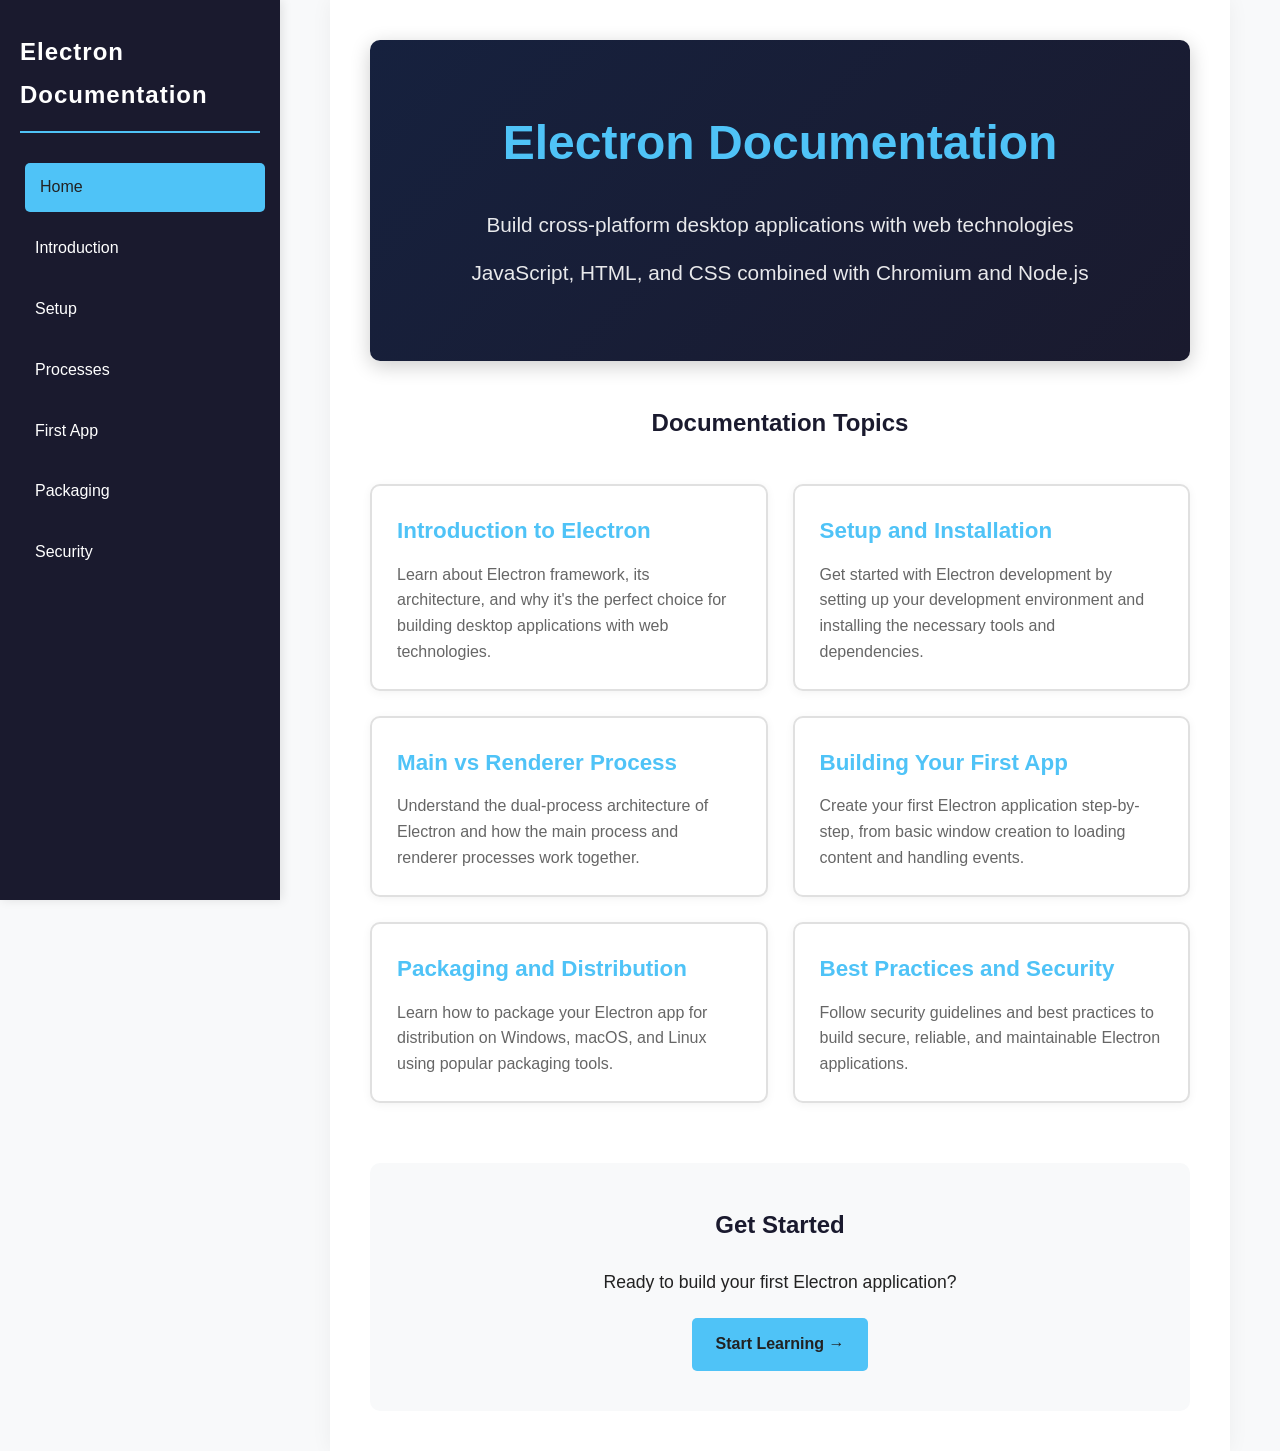
<file: index.html>
<!DOCTYPE html>
<html lang="en">
<head>
  <meta charset="UTF-8">
  <meta name="viewport" content="width=device-width, initial-scale=1.0">
  <meta name="description" content="Comprehensive Electron framework documentation covering setup, development, and best practices for building cross-platform desktop applications.">
  <meta name="keywords" content="Electron, JavaScript, Desktop Apps, Cross-platform, Node.js, Chromium">
  <meta name="author" content="Electron Documentation">
  <title>Electron Documentation - Build Cross-Platform Desktop Apps</title>
  <link rel="stylesheet" href="assets/css/styles.css">
</head>
<body>
  <nav class="navbar">
    <div class="navbar-header">Electron Documentation</div>
    <div class="nav-links">
      <a class="nav-link active" href="index.html">Home</a>
      <a class="nav-link" href="docs/introduction.html">Introduction</a>
      <a class="nav-link" href="docs/setup.html">Setup</a>
      <a class="nav-link" href="docs/processes.html">Processes</a>
      <a class="nav-link" href="docs/first-app.html">First App</a>
      <a class="nav-link" href="docs/packaging.html">Packaging</a>
      <a class="nav-link" href="docs/security.html">Security</a>
    </div>
  </nav>

  <div class="main-container">
    <div class="content">
      <a href="#main-content" class="skip-link">Skip to main content</a>
      
      <div id="main-content" class="hero">
        <h1>Electron Documentation</h1>
        <p>Build cross-platform desktop applications with web technologies</p>
        <p>JavaScript, HTML, and CSS combined with Chromium and Node.js</p>
      </div>

      <section>
        <h2 style="text-align: center; margin-bottom: 30px; color: #1a1a2e;">Documentation Topics</h2>
        <div class="doc-grid">
          <a href="docs/introduction.html" class="doc-card">
            <h3>Introduction to Electron</h3>
            <p>Learn about Electron framework, its architecture, and why it's the perfect choice for building desktop applications with web technologies.</p>
          </a>

          <a href="docs/setup.html" class="doc-card">
            <h3>Setup and Installation</h3>
            <p>Get started with Electron development by setting up your development environment and installing the necessary tools and dependencies.</p>
          </a>

          <a href="docs/processes.html" class="doc-card">
            <h3>Main vs Renderer Process</h3>
            <p>Understand the dual-process architecture of Electron and how the main process and renderer processes work together.</p>
          </a>

          <a href="docs/first-app.html" class="doc-card">
            <h3>Building Your First App</h3>
            <p>Create your first Electron application step-by-step, from basic window creation to loading content and handling events.</p>
          </a>

          <a href="docs/packaging.html" class="doc-card">
            <h3>Packaging and Distribution</h3>
            <p>Learn how to package your Electron app for distribution on Windows, macOS, and Linux using popular packaging tools.</p>
          </a>

          <a href="docs/security.html" class="doc-card">
            <h3>Best Practices and Security</h3>
            <p>Follow security guidelines and best practices to build secure, reliable, and maintainable Electron applications.</p>
          </a>
        </div>
      </section>

      <section style="margin-top: 60px; text-align: center; padding: 40px 20px; background: #f8f9fa; border-radius: 10px;">
        <h2 style="color: #1a1a2e; margin-bottom: 20px;">Get Started</h2>
        <p style="font-size: 1.1em; margin-bottom: 20px;">Ready to build your first Electron application?</p>
        <a href="docs/introduction.html" class="nav-button" style="display: inline-block;">Start Learning →</a>
      </section>
    </div>
  </div>
</body>
</html>
</file>
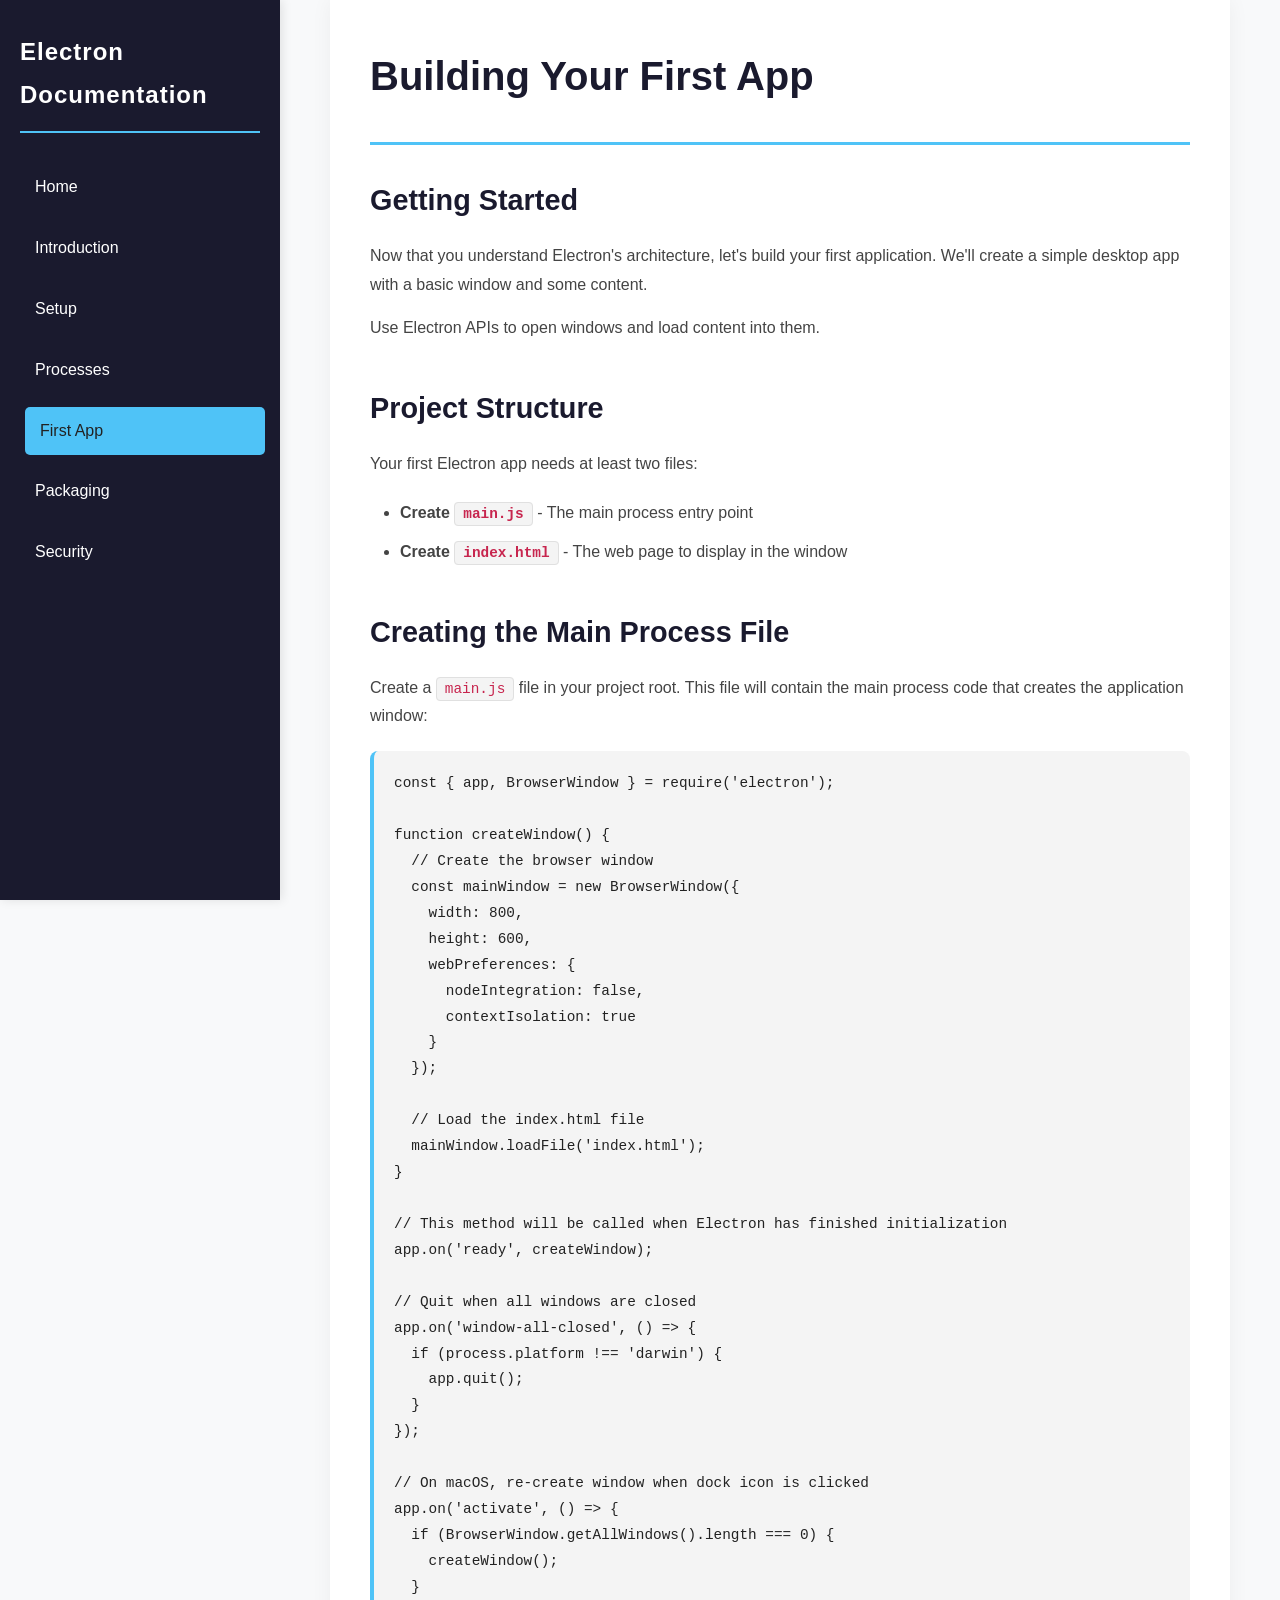
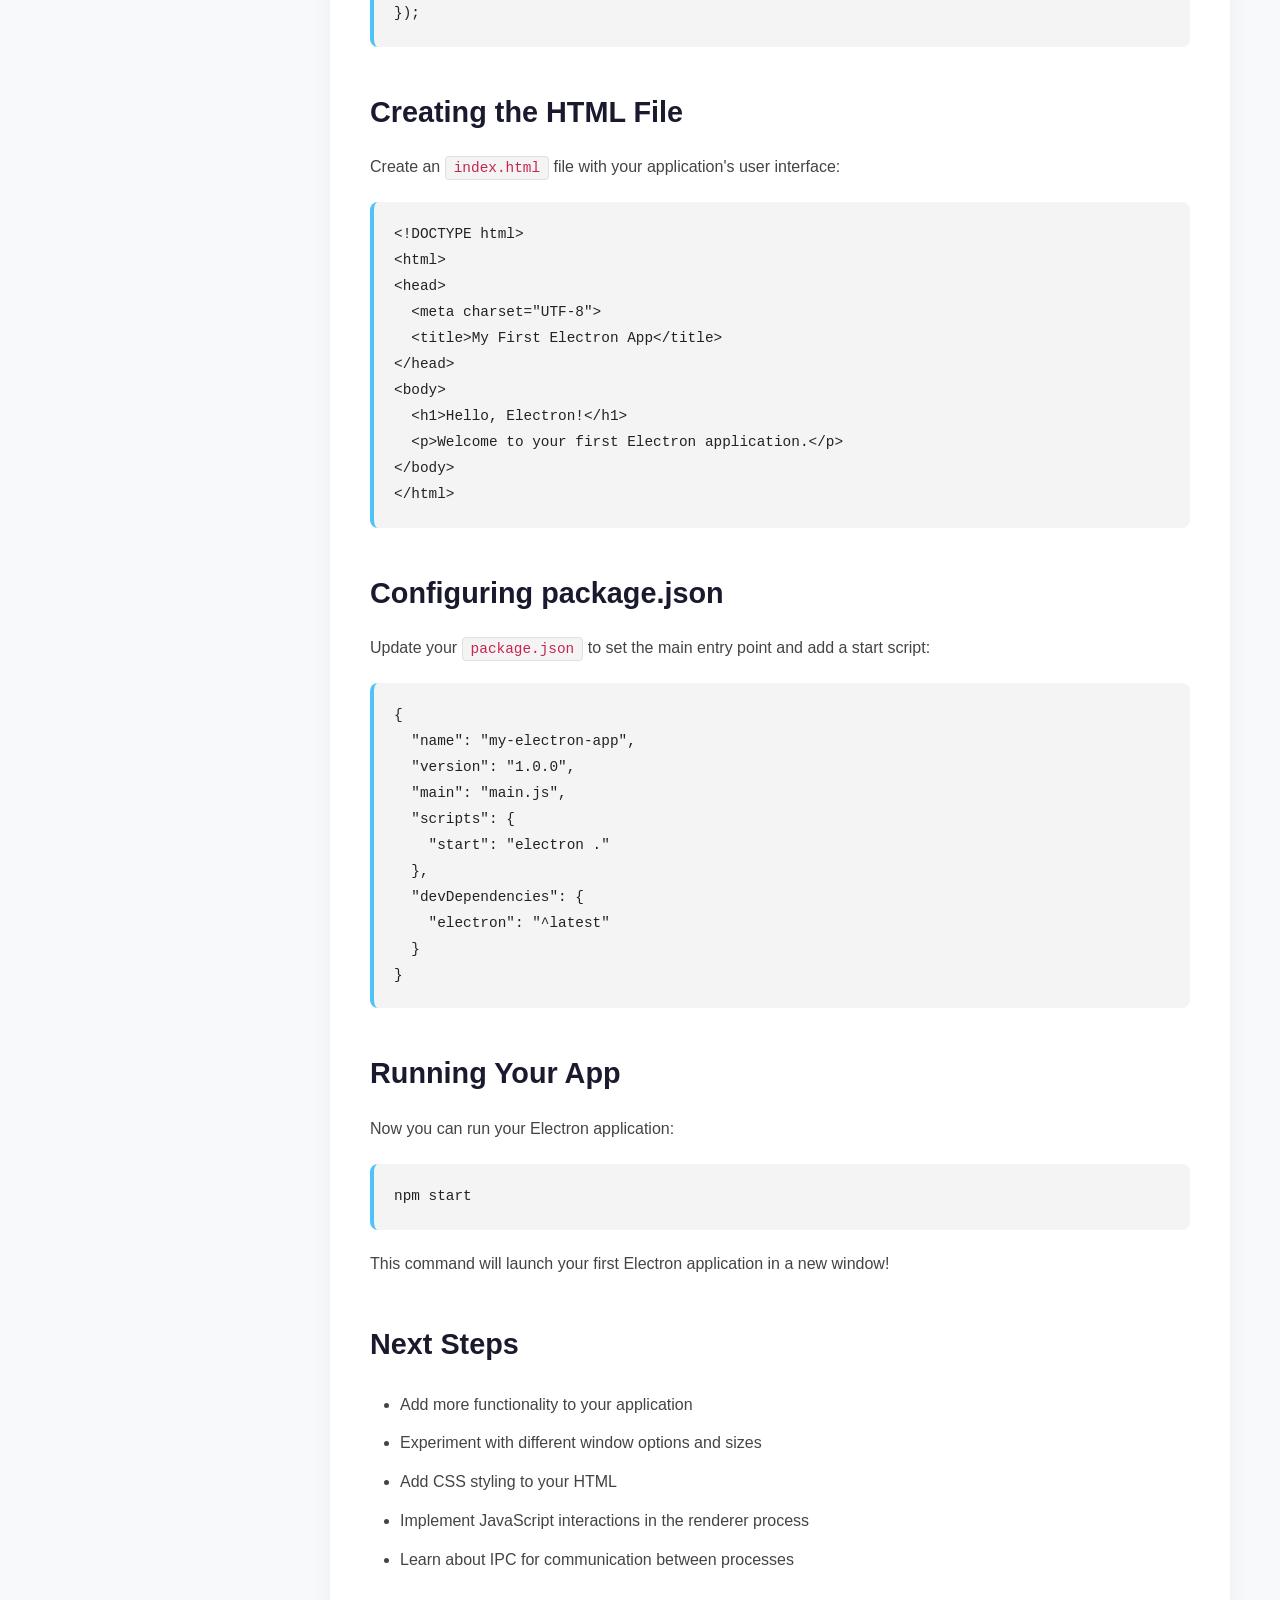
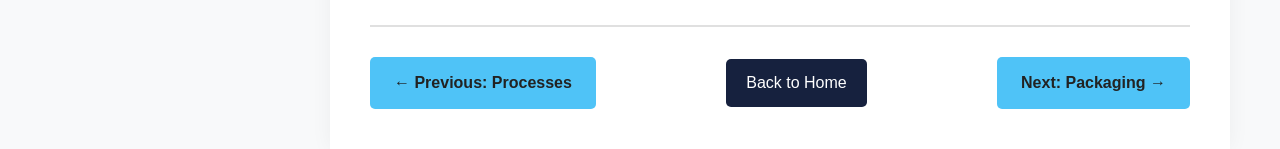
<file: docs/first-app.html>
<!DOCTYPE html>
<html lang="en">
<head>
  <meta charset="UTF-8">
  <meta name="viewport" content="width=device-width, initial-scale=1.0">
  <meta name="description" content="Building Your First Electron App - Step-by-step guide to creating your first desktop application.">
  <title>Building Your First App - Electron Documentation</title>
  <link rel="stylesheet" href="../assets/css/styles.css">
</head>
<body>
  <nav class="navbar">
    <div class="navbar-header">Electron Documentation</div>
    <div class="nav-links">
      <a class="nav-link" href="../index.html">Home</a>
      <a class="nav-link" href="introduction.html">Introduction</a>
      <a class="nav-link" href="setup.html">Setup</a>
      <a class="nav-link" href="processes.html">Processes</a>
      <a class="nav-link active" href="first-app.html">First App</a>
      <a class="nav-link" href="packaging.html">Packaging</a>
      <a class="nav-link" href="security.html">Security</a>
    </div>
  </nav>

  <div class="main-container">
    <div class="content">
      <a href="#main-content" class="skip-link">Skip to main content</a>
      
      <div id="main-content" class="doc-header">
        <h1>Building Your First App</h1>
      </div>

      <div class="doc-section">
        <h2>Getting Started</h2>
        <p>Now that you understand Electron's architecture, let's build your first application. We'll create a simple desktop app with a basic window and some content.</p>
        <p>Use Electron APIs to open windows and load content into them.</p>
      </div>

      <div class="doc-section">
        <h2>Project Structure</h2>
        <p>Your first Electron app needs at least two files:</p>
        <ul>
          <li><strong>Create <code>main.js</code></strong> - The main process entry point</li>
          <li><strong>Create <code>index.html</code></strong> - The web page to display in the window</li>
        </ul>
      </div>

      <div class="doc-section">
        <h2>Creating the Main Process File</h2>
        <p>Create a <code>main.js</code> file in your project root. This file will contain the main process code that creates the application window:</p>
        <pre><code>const { app, BrowserWindow } = require('electron');

function createWindow() {
  // Create the browser window
  const mainWindow = new BrowserWindow({
    width: 800,
    height: 600,
    webPreferences: {
      nodeIntegration: false,
      contextIsolation: true
    }
  });

  // Load the index.html file
  mainWindow.loadFile('index.html');
}

// This method will be called when Electron has finished initialization
app.on('ready', createWindow);

// Quit when all windows are closed
app.on('window-all-closed', () => {
  if (process.platform !== 'darwin') {
    app.quit();
  }
});

// On macOS, re-create window when dock icon is clicked
app.on('activate', () => {
  if (BrowserWindow.getAllWindows().length === 0) {
    createWindow();
  }
});</code></pre>
      </div>

      <div class="doc-section">
        <h2>Creating the HTML File</h2>
        <p>Create an <code>index.html</code> file with your application's user interface:</p>
        <pre><code>&lt;!DOCTYPE html&gt;
&lt;html&gt;
&lt;head&gt;
  &lt;meta charset="UTF-8"&gt;
  &lt;title&gt;My First Electron App&lt;/title&gt;
&lt;/head&gt;
&lt;body&gt;
  &lt;h1&gt;Hello, Electron!&lt;/h1&gt;
  &lt;p&gt;Welcome to your first Electron application.&lt;/p&gt;
&lt;/body&gt;
&lt;/html&gt;</code></pre>
      </div>

      <div class="doc-section">
        <h2>Configuring package.json</h2>
        <p>Update your <code>package.json</code> to set the main entry point and add a start script:</p>
        <pre><code>{
  "name": "my-electron-app",
  "version": "1.0.0",
  "main": "main.js",
  "scripts": {
    "start": "electron ."
  },
  "devDependencies": {
    "electron": "^latest"
  }
}</code></pre>
      </div>

      <div class="doc-section">
        <h2>Running Your App</h2>
        <p>Now you can run your Electron application:</p>
        <pre><code>npm start</code></pre>
        <p>This command will launch your first Electron application in a new window!</p>
      </div>

      <div class="doc-section">
        <h2>Next Steps</h2>
        <ul>
          <li>Add more functionality to your application</li>
          <li>Experiment with different window options and sizes</li>
          <li>Add CSS styling to your HTML</li>
          <li>Implement JavaScript interactions in the renderer process</li>
          <li>Learn about IPC for communication between processes</li>
        </ul>
      </div>

      <div class="page-navigation">
        <a href="processes.html" class="nav-button">← Previous: Processes</a>
        <a href="../index.html" class="back-home">Back to Home</a>
        <a href="packaging.html" class="nav-button">Next: Packaging →</a>
      </div>
    </div>
  </div>
</body>
</html>
</file>
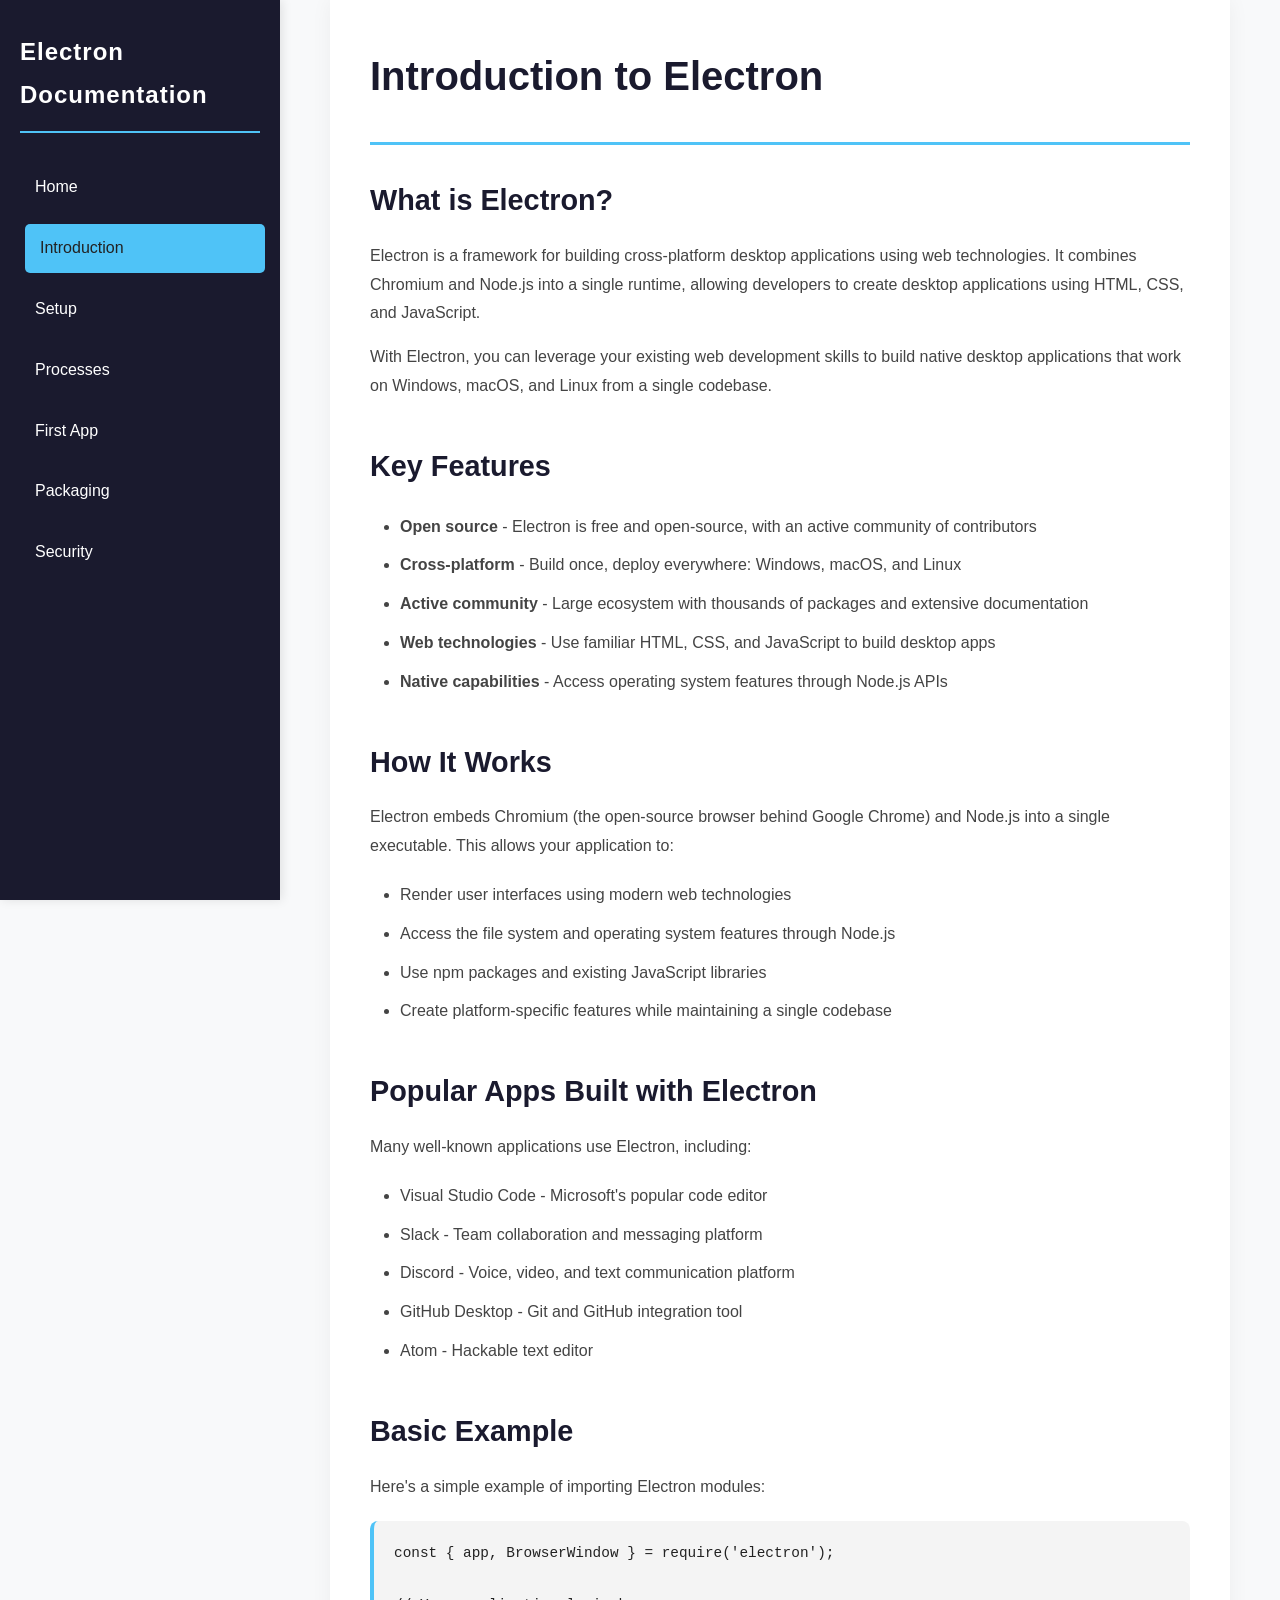
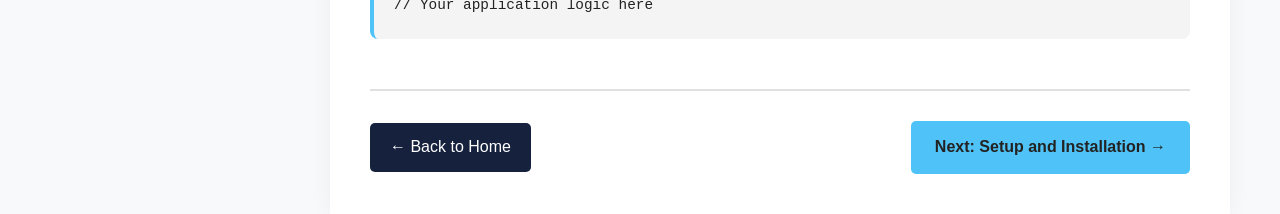
<file: docs/introduction.html>
<!DOCTYPE html>
<html lang="en">
<head>
  <meta charset="UTF-8">
  <meta name="viewport" content="width=device-width, initial-scale=1.0">
  <meta name="description" content="Introduction to Electron framework - Learn how to build cross-platform desktop applications with web technologies.">
  <title>Introduction to Electron - Electron Documentation</title>
  <link rel="stylesheet" href="../assets/css/styles.css">
</head>
<body>
  <nav class="navbar">
    <div class="navbar-header">Electron Documentation</div>
    <div class="nav-links">
      <a class="nav-link" href="../index.html">Home</a>
      <a class="nav-link active" href="introduction.html">Introduction</a>
      <a class="nav-link" href="setup.html">Setup</a>
      <a class="nav-link" href="processes.html">Processes</a>
      <a class="nav-link" href="first-app.html">First App</a>
      <a class="nav-link" href="packaging.html">Packaging</a>
      <a class="nav-link" href="security.html">Security</a>
    </div>
  </nav>

  <div class="main-container">
    <div class="content">
      <a href="#main-content" class="skip-link">Skip to main content</a>
      
      <div id="main-content" class="doc-header">
        <h1>Introduction to Electron</h1>
      </div>

      <div class="doc-section">
        <h2>What is Electron?</h2>
        <p>Electron is a framework for building cross-platform desktop applications using web technologies. It combines Chromium and Node.js into a single runtime, allowing developers to create desktop applications using HTML, CSS, and JavaScript.</p>
        <p>With Electron, you can leverage your existing web development skills to build native desktop applications that work on Windows, macOS, and Linux from a single codebase.</p>
      </div>

      <div class="doc-section">
        <h2>Key Features</h2>
        <ul>
          <li><strong>Open source</strong> - Electron is free and open-source, with an active community of contributors</li>
          <li><strong>Cross-platform</strong> - Build once, deploy everywhere: Windows, macOS, and Linux</li>
          <li><strong>Active community</strong> - Large ecosystem with thousands of packages and extensive documentation</li>
          <li><strong>Web technologies</strong> - Use familiar HTML, CSS, and JavaScript to build desktop apps</li>
          <li><strong>Native capabilities</strong> - Access operating system features through Node.js APIs</li>
        </ul>
      </div>

      <div class="doc-section">
        <h2>How It Works</h2>
        <p>Electron embeds Chromium (the open-source browser behind Google Chrome) and Node.js into a single executable. This allows your application to:</p>
        <ul>
          <li>Render user interfaces using modern web technologies</li>
          <li>Access the file system and operating system features through Node.js</li>
          <li>Use npm packages and existing JavaScript libraries</li>
          <li>Create platform-specific features while maintaining a single codebase</li>
        </ul>
      </div>

      <div class="doc-section">
        <h2>Popular Apps Built with Electron</h2>
        <p>Many well-known applications use Electron, including:</p>
        <ul>
          <li>Visual Studio Code - Microsoft's popular code editor</li>
          <li>Slack - Team collaboration and messaging platform</li>
          <li>Discord - Voice, video, and text communication platform</li>
          <li>GitHub Desktop - Git and GitHub integration tool</li>
          <li>Atom - Hackable text editor</li>
        </ul>
      </div>

      <div class="doc-section">
        <h2>Basic Example</h2>
        <p>Here's a simple example of importing Electron modules:</p>
        <pre><code>const { app, BrowserWindow } = require('electron');

// Your application logic here</code></pre>
      </div>

      <div class="page-navigation">
        <a href="../index.html" class="back-home">← Back to Home</a>
        <div style="flex: 1;"></div>
        <a href="setup.html" class="nav-button">Next: Setup and Installation →</a>
      </div>
    </div>
  </div>
</body>
</html>
</file>
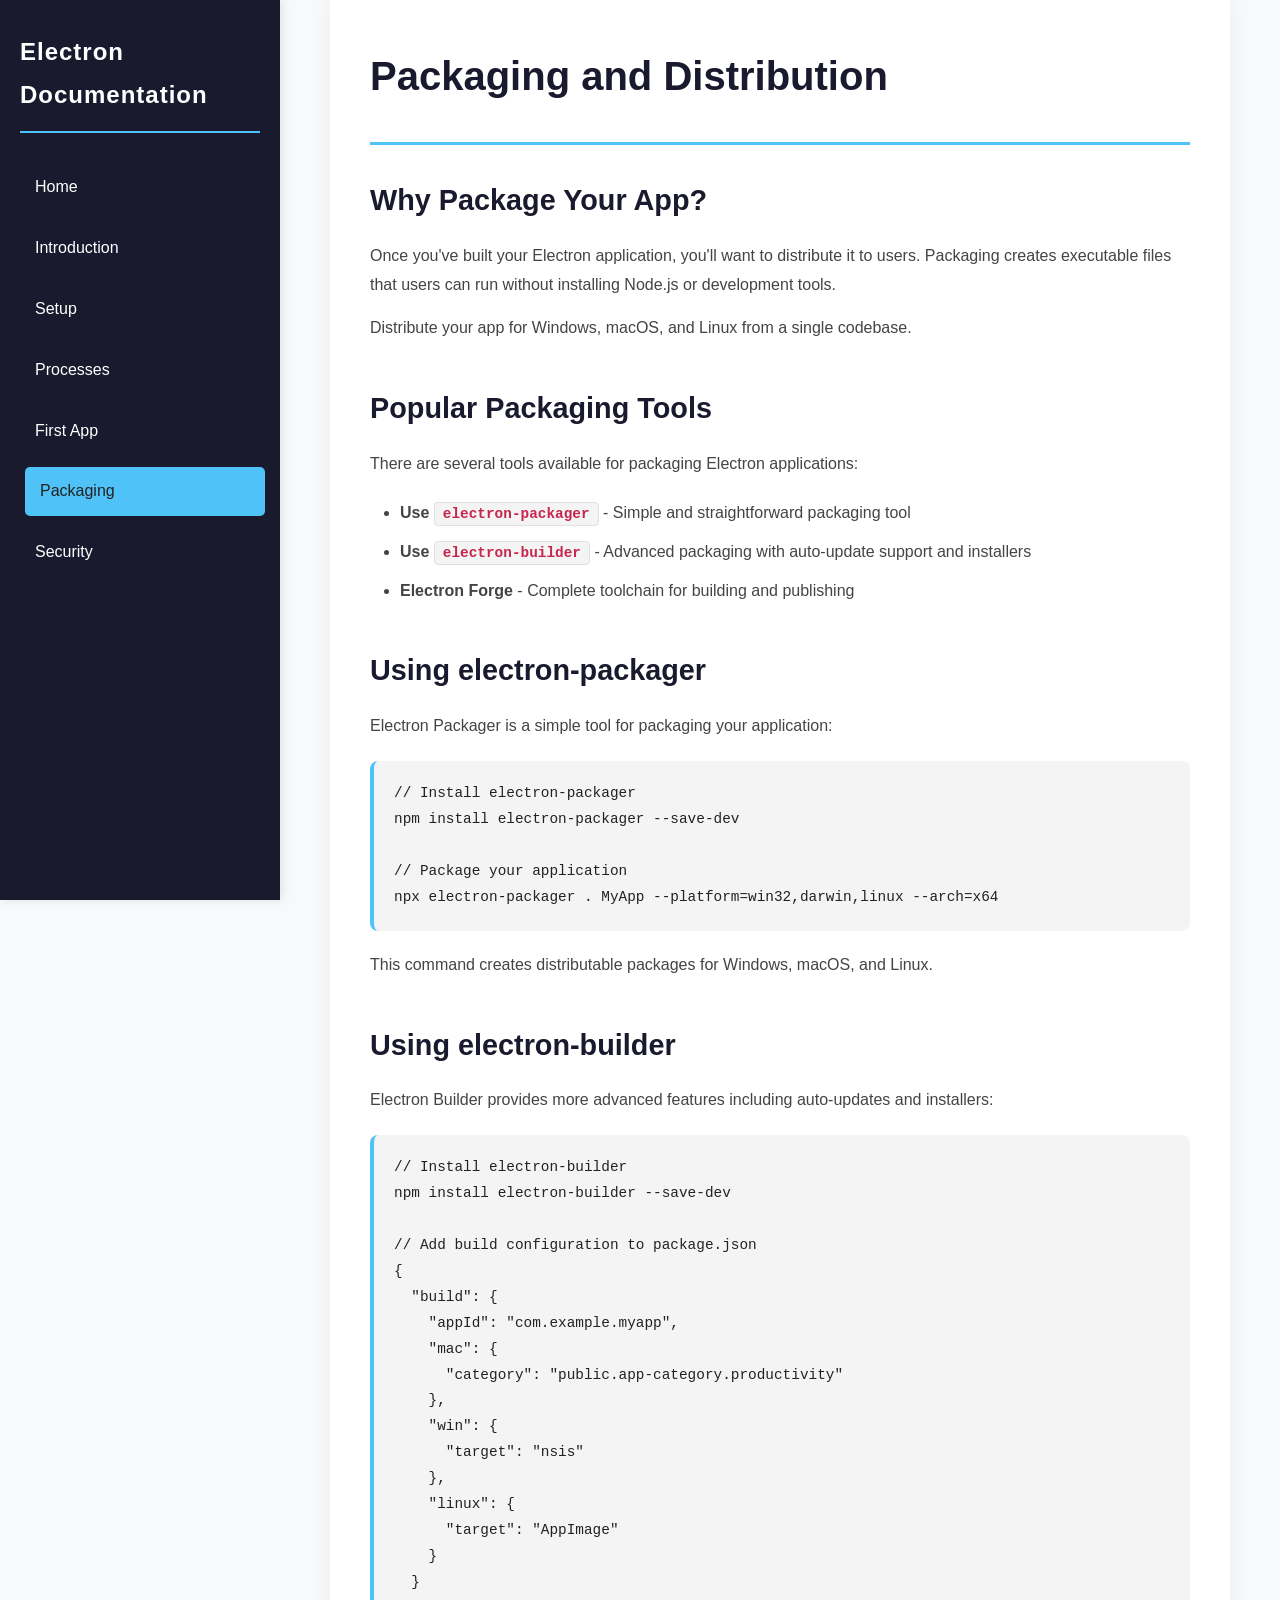
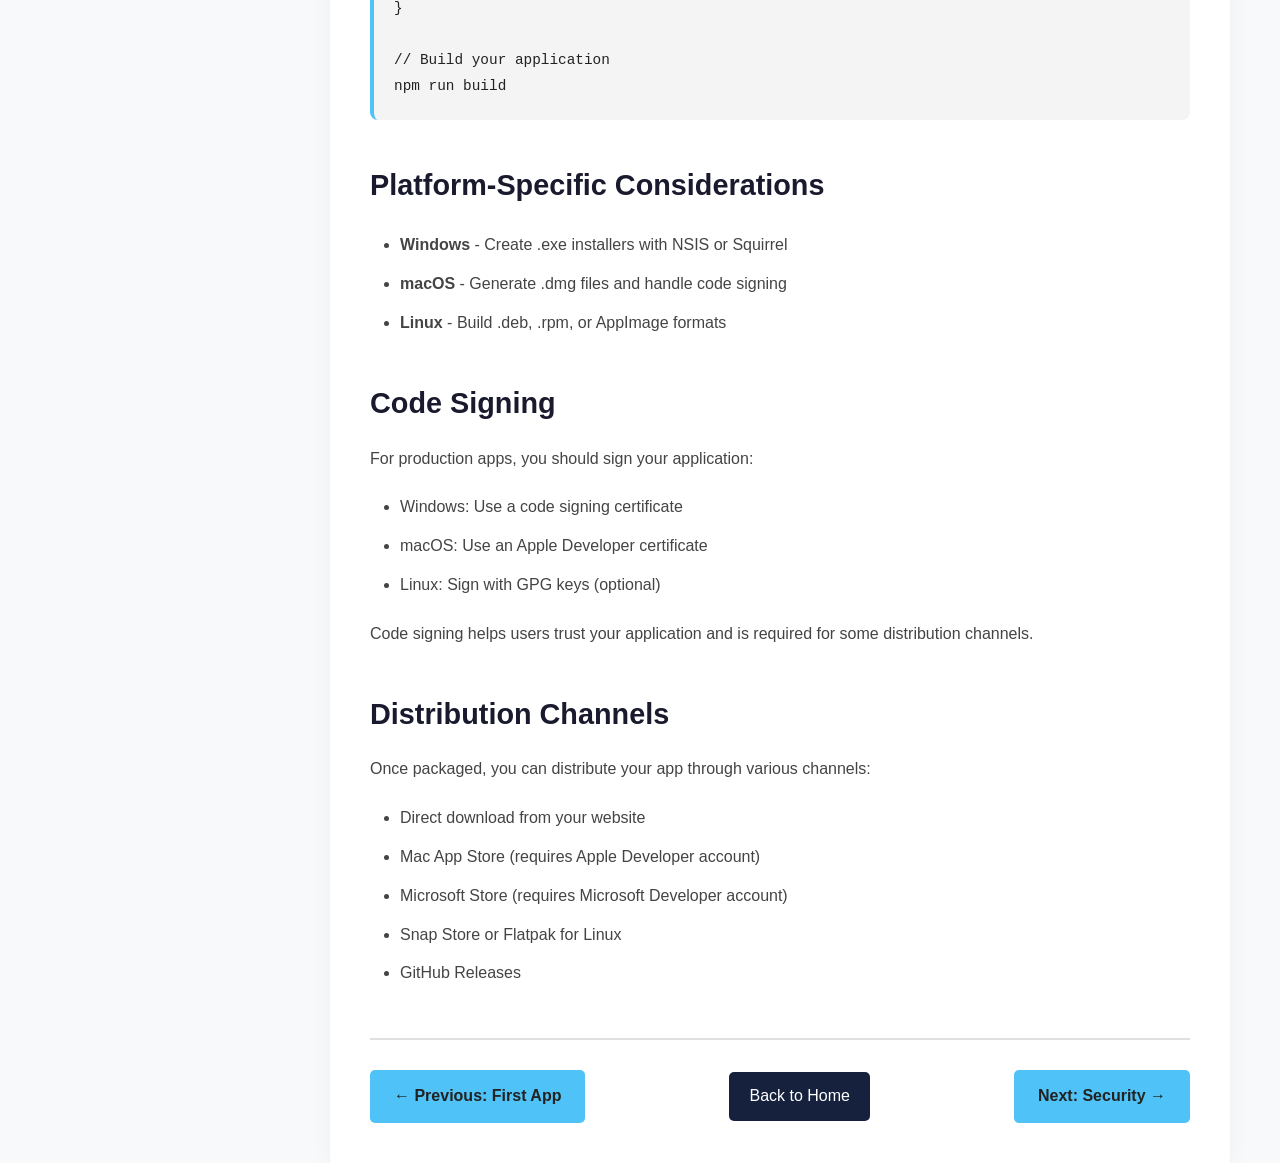
<file: docs/packaging.html>
<!DOCTYPE html>
<html lang="en">
<head>
  <meta charset="UTF-8">
  <meta name="viewport" content="width=device-width, initial-scale=1.0">
  <meta name="description" content="Packaging and Distribution - Learn how to package your Electron app for distribution on all platforms.">
  <title>Packaging and Distribution - Electron Documentation</title>
  <link rel="stylesheet" href="../assets/css/styles.css">
</head>
<body>
  <nav class="navbar">
    <div class="navbar-header">Electron Documentation</div>
    <div class="nav-links">
      <a class="nav-link" href="../index.html">Home</a>
      <a class="nav-link" href="introduction.html">Introduction</a>
      <a class="nav-link" href="setup.html">Setup</a>
      <a class="nav-link" href="processes.html">Processes</a>
      <a class="nav-link" href="first-app.html">First App</a>
      <a class="nav-link active" href="packaging.html">Packaging</a>
      <a class="nav-link" href="security.html">Security</a>
    </div>
  </nav>

  <div class="main-container">
    <div class="content">
      <a href="#main-content" class="skip-link">Skip to main content</a>
      
      <div id="main-content" class="doc-header">
        <h1>Packaging and Distribution</h1>
      </div>

      <div class="doc-section">
        <h2>Why Package Your App?</h2>
        <p>Once you've built your Electron application, you'll want to distribute it to users. Packaging creates executable files that users can run without installing Node.js or development tools.</p>
        <p>Distribute your app for Windows, macOS, and Linux from a single codebase.</p>
      </div>

      <div class="doc-section">
        <h2>Popular Packaging Tools</h2>
        <p>There are several tools available for packaging Electron applications:</p>
        <ul>
          <li><strong>Use <code>electron-packager</code></strong> - Simple and straightforward packaging tool</li>
          <li><strong>Use <code>electron-builder</code></strong> - Advanced packaging with auto-update support and installers</li>
          <li><strong>Electron Forge</strong> - Complete toolchain for building and publishing</li>
        </ul>
      </div>

      <div class="doc-section">
        <h2>Using electron-packager</h2>
        <p>Electron Packager is a simple tool for packaging your application:</p>
        <pre><code>// Install electron-packager
npm install electron-packager --save-dev

// Package your application
npx electron-packager . MyApp --platform=win32,darwin,linux --arch=x64</code></pre>
        <p>This command creates distributable packages for Windows, macOS, and Linux.</p>
      </div>

      <div class="doc-section">
        <h2>Using electron-builder</h2>
        <p>Electron Builder provides more advanced features including auto-updates and installers:</p>
        <pre><code>// Install electron-builder
npm install electron-builder --save-dev

// Add build configuration to package.json
{
  "build": {
    "appId": "com.example.myapp",
    "mac": {
      "category": "public.app-category.productivity"
    },
    "win": {
      "target": "nsis"
    },
    "linux": {
      "target": "AppImage"
    }
  }
}

// Build your application
npm run build</code></pre>
      </div>

      <div class="doc-section">
        <h2>Platform-Specific Considerations</h2>
        <ul>
          <li><strong>Windows</strong> - Create .exe installers with NSIS or Squirrel</li>
          <li><strong>macOS</strong> - Generate .dmg files and handle code signing</li>
          <li><strong>Linux</strong> - Build .deb, .rpm, or AppImage formats</li>
        </ul>
      </div>

      <div class="doc-section">
        <h2>Code Signing</h2>
        <p>For production apps, you should sign your application:</p>
        <ul>
          <li>Windows: Use a code signing certificate</li>
          <li>macOS: Use an Apple Developer certificate</li>
          <li>Linux: Sign with GPG keys (optional)</li>
        </ul>
        <p>Code signing helps users trust your application and is required for some distribution channels.</p>
      </div>

      <div class="doc-section">
        <h2>Distribution Channels</h2>
        <p>Once packaged, you can distribute your app through various channels:</p>
        <ul>
          <li>Direct download from your website</li>
          <li>Mac App Store (requires Apple Developer account)</li>
          <li>Microsoft Store (requires Microsoft Developer account)</li>
          <li>Snap Store or Flatpak for Linux</li>
          <li>GitHub Releases</li>
        </ul>
      </div>

      <div class="page-navigation">
        <a href="first-app.html" class="nav-button">← Previous: First App</a>
        <a href="../index.html" class="back-home">Back to Home</a>
        <a href="security.html" class="nav-button">Next: Security →</a>
      </div>
    </div>
  </div>
</body>
</html>
</file>
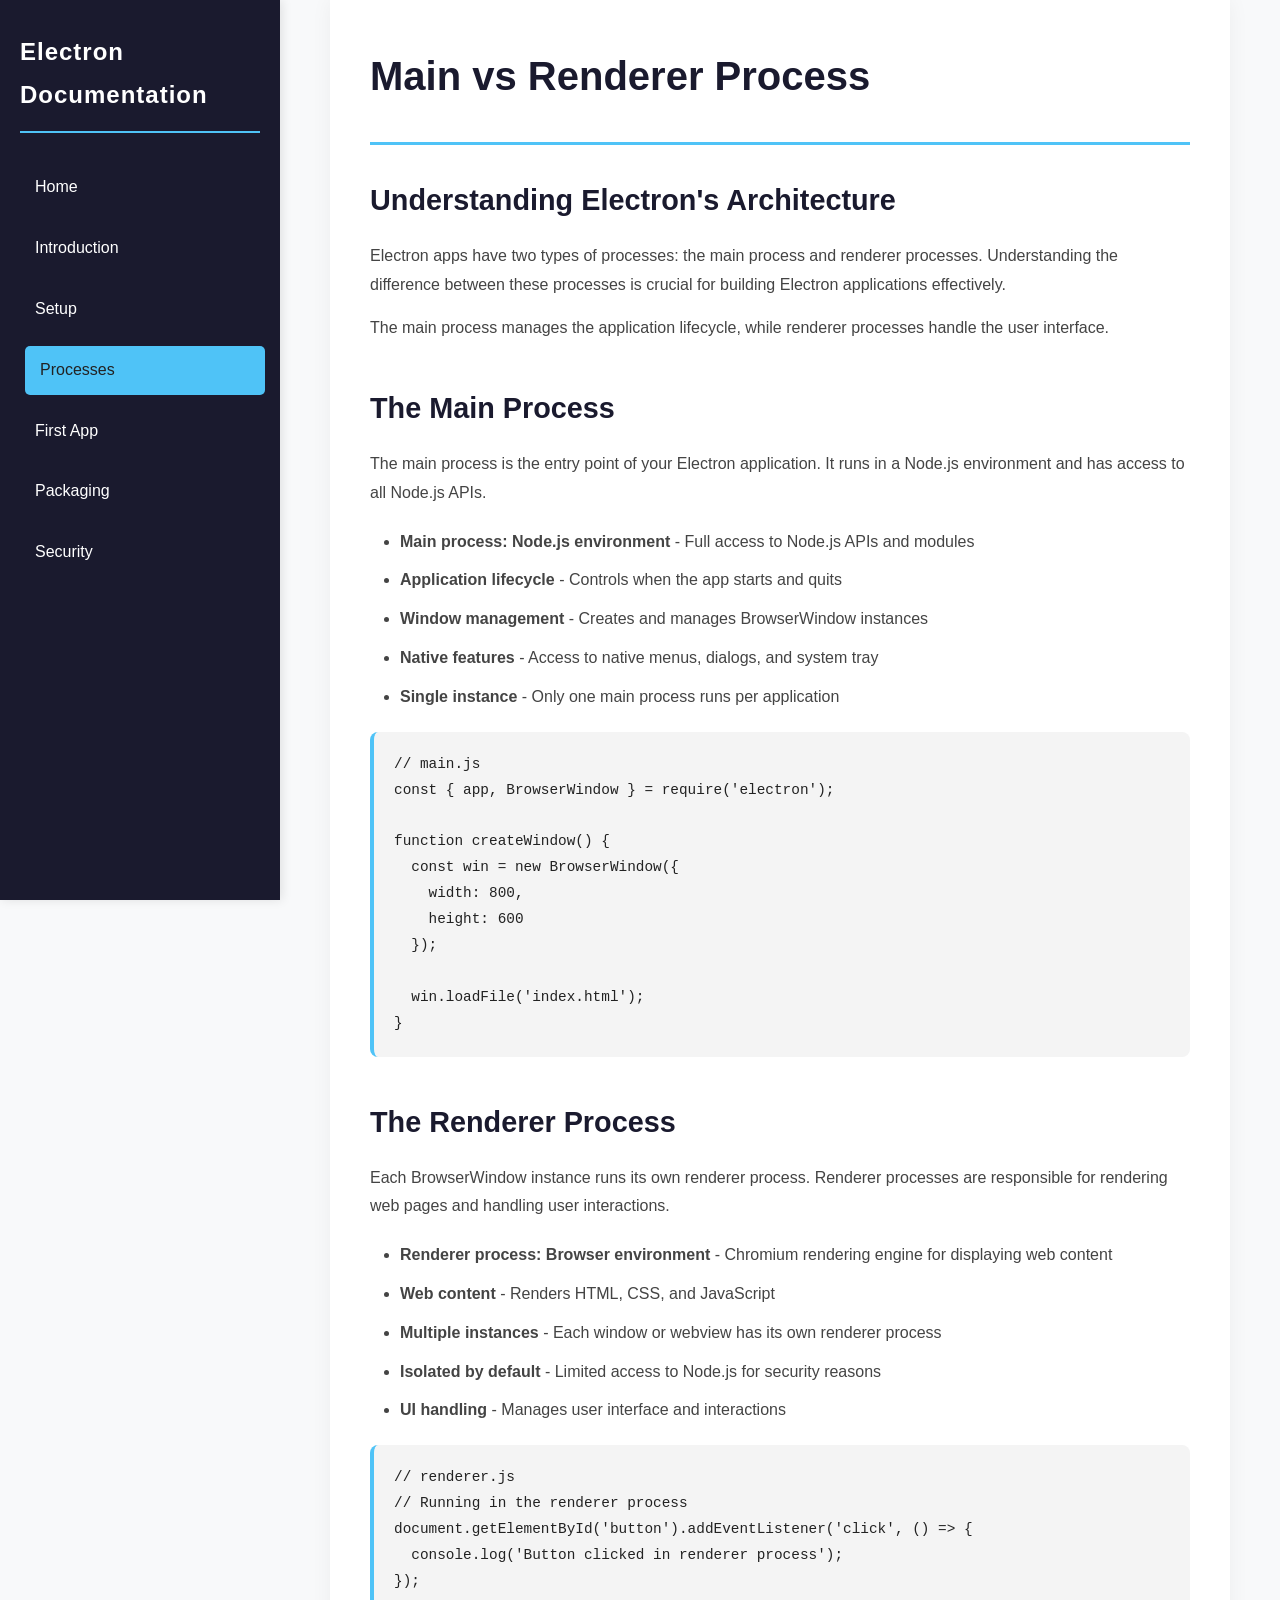
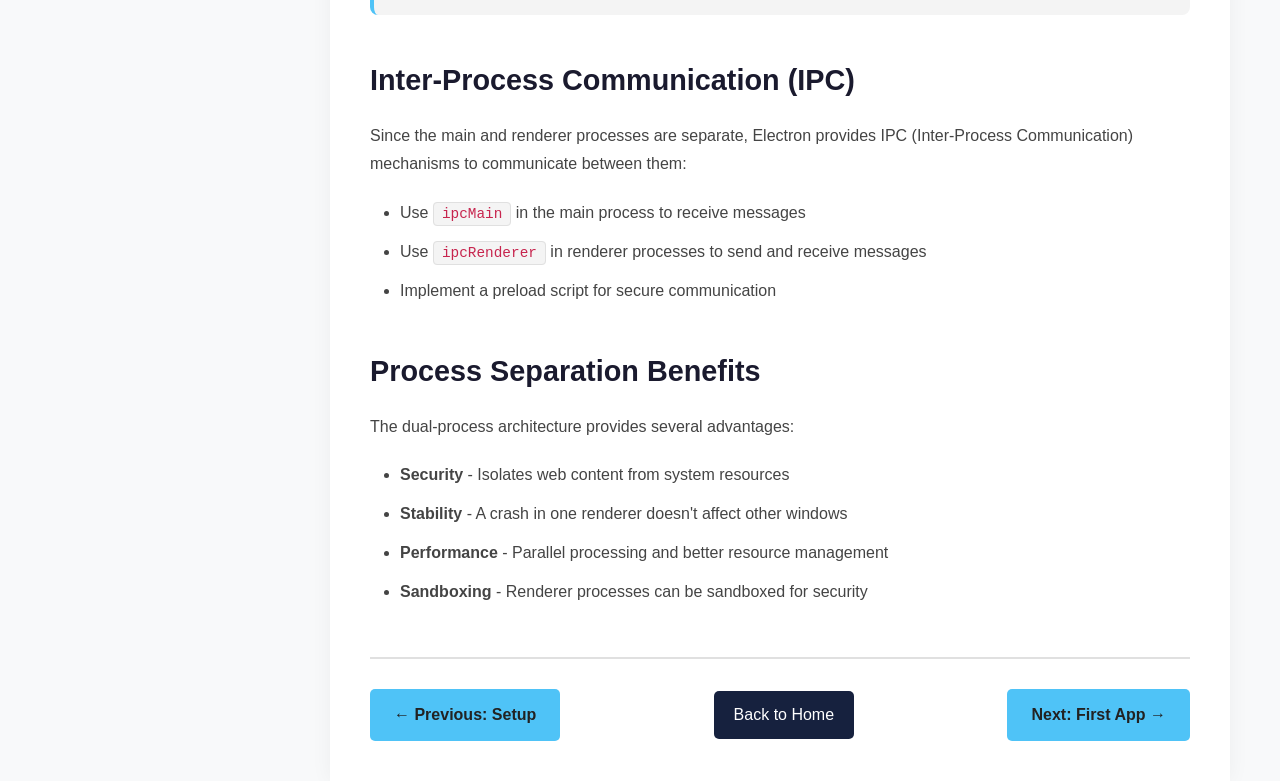
<file: docs/processes.html>
<!DOCTYPE html>
<html lang="en">
<head>
  <meta charset="UTF-8">
  <meta name="viewport" content="width=device-width, initial-scale=1.0">
  <meta name="description" content="Understanding Main and Renderer processes in Electron - Learn about Electron's dual-process architecture.">
  <title>Main vs Renderer Process - Electron Documentation</title>
  <link rel="stylesheet" href="../assets/css/styles.css">
</head>
<body>
  <nav class="navbar">
    <div class="navbar-header">Electron Documentation</div>
    <div class="nav-links">
      <a class="nav-link" href="../index.html">Home</a>
      <a class="nav-link" href="introduction.html">Introduction</a>
      <a class="nav-link" href="setup.html">Setup</a>
      <a class="nav-link active" href="processes.html">Processes</a>
      <a class="nav-link" href="first-app.html">First App</a>
      <a class="nav-link" href="packaging.html">Packaging</a>
      <a class="nav-link" href="security.html">Security</a>
    </div>
  </nav>

  <div class="main-container">
    <div class="content">
      <a href="#main-content" class="skip-link">Skip to main content</a>
      
      <div id="main-content" class="doc-header">
        <h1>Main vs Renderer Process</h1>
      </div>

      <div class="doc-section">
        <h2>Understanding Electron's Architecture</h2>
        <p>Electron apps have two types of processes: the main process and renderer processes. Understanding the difference between these processes is crucial for building Electron applications effectively.</p>
        <p>The main process manages the application lifecycle, while renderer processes handle the user interface.</p>
      </div>

      <div class="doc-section">
        <h2>The Main Process</h2>
        <p>The main process is the entry point of your Electron application. It runs in a Node.js environment and has access to all Node.js APIs.</p>
        <ul>
          <li><strong>Main process: Node.js environment</strong> - Full access to Node.js APIs and modules</li>
          <li><strong>Application lifecycle</strong> - Controls when the app starts and quits</li>
          <li><strong>Window management</strong> - Creates and manages BrowserWindow instances</li>
          <li><strong>Native features</strong> - Access to native menus, dialogs, and system tray</li>
          <li><strong>Single instance</strong> - Only one main process runs per application</li>
        </ul>
        <pre><code>// main.js
const { app, BrowserWindow } = require('electron');

function createWindow() {
  const win = new BrowserWindow({
    width: 800,
    height: 600
  });
  
  win.loadFile('index.html');
}</code></pre>
      </div>

      <div class="doc-section">
        <h2>The Renderer Process</h2>
        <p>Each BrowserWindow instance runs its own renderer process. Renderer processes are responsible for rendering web pages and handling user interactions.</p>
        <ul>
          <li><strong>Renderer process: Browser environment</strong> - Chromium rendering engine for displaying web content</li>
          <li><strong>Web content</strong> - Renders HTML, CSS, and JavaScript</li>
          <li><strong>Multiple instances</strong> - Each window or webview has its own renderer process</li>
          <li><strong>Isolated by default</strong> - Limited access to Node.js for security reasons</li>
          <li><strong>UI handling</strong> - Manages user interface and interactions</li>
        </ul>
        <pre><code>// renderer.js
// Running in the renderer process
document.getElementById('button').addEventListener('click', () => {
  console.log('Button clicked in renderer process');
});</code></pre>
      </div>

      <div class="doc-section">
        <h2>Inter-Process Communication (IPC)</h2>
        <p>Since the main and renderer processes are separate, Electron provides IPC (Inter-Process Communication) mechanisms to communicate between them:</p>
        <ul>
          <li>Use <code>ipcMain</code> in the main process to receive messages</li>
          <li>Use <code>ipcRenderer</code> in renderer processes to send and receive messages</li>
          <li>Implement a preload script for secure communication</li>
        </ul>
      </div>

      <div class="doc-section">
        <h2>Process Separation Benefits</h2>
        <p>The dual-process architecture provides several advantages:</p>
        <ul>
          <li><strong>Security</strong> - Isolates web content from system resources</li>
          <li><strong>Stability</strong> - A crash in one renderer doesn't affect other windows</li>
          <li><strong>Performance</strong> - Parallel processing and better resource management</li>
          <li><strong>Sandboxing</strong> - Renderer processes can be sandboxed for security</li>
        </ul>
      </div>

      <div class="page-navigation">
        <a href="setup.html" class="nav-button">← Previous: Setup</a>
        <a href="../index.html" class="back-home">Back to Home</a>
        <a href="first-app.html" class="nav-button">Next: First App →</a>
      </div>
    </div>
  </div>
</body>
</html>
</file>
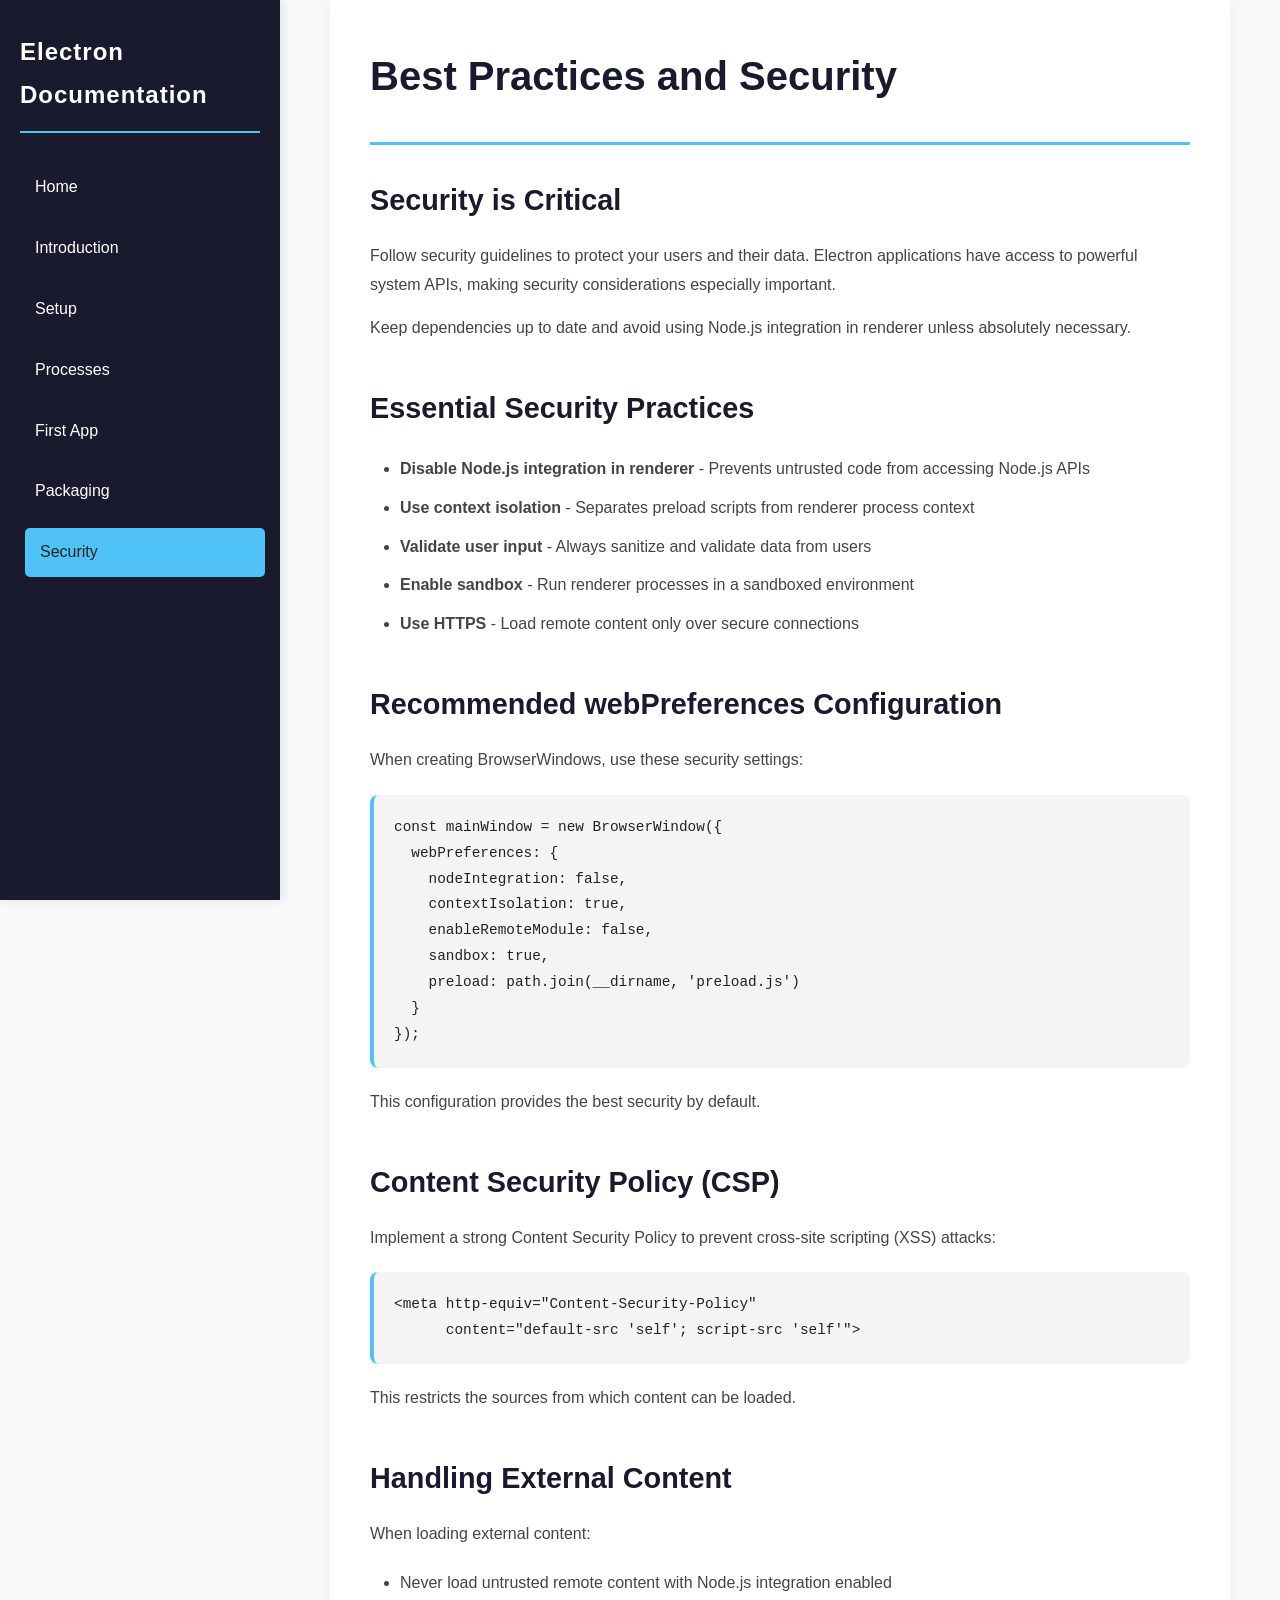
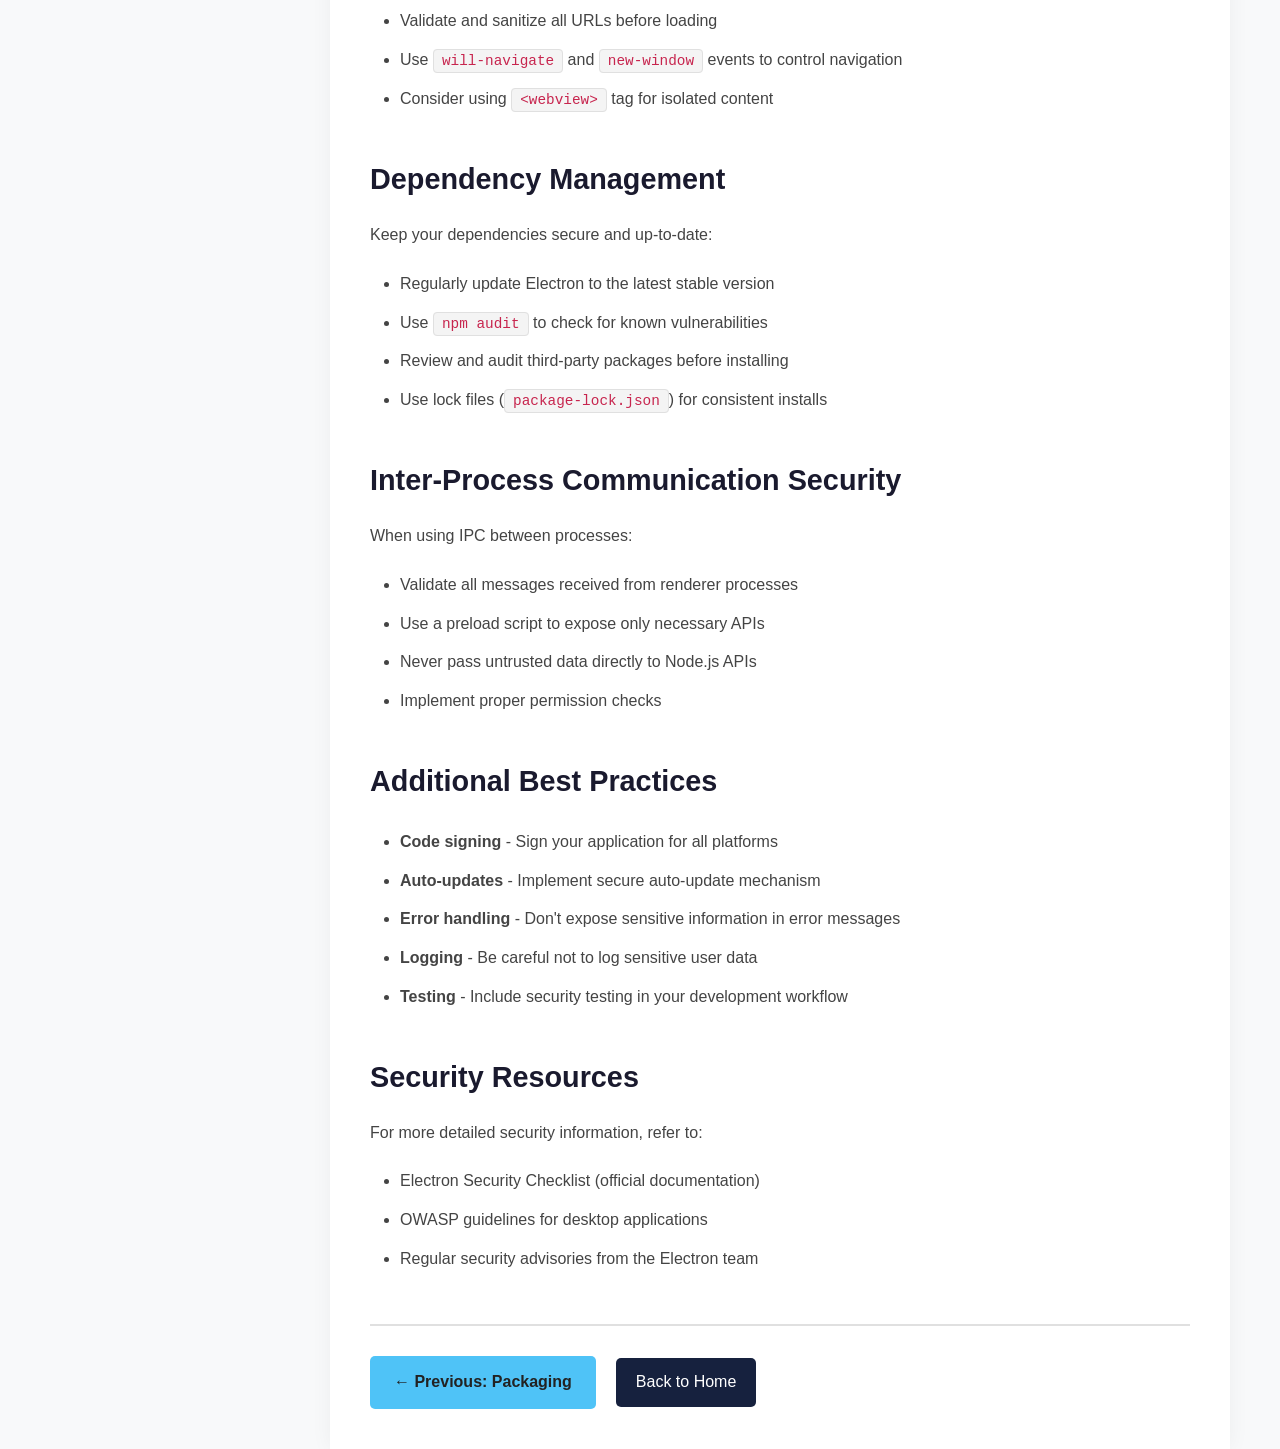
<file: docs/security.html>
<!DOCTYPE html>
<html lang="en">
<head>
  <meta charset="UTF-8">
  <meta name="viewport" content="width=device-width, initial-scale=1.0">
  <meta name="description" content="Best Practices and Security - Essential security guidelines for building secure Electron applications.">
  <title>Best Practices and Security - Electron Documentation</title>
  <link rel="stylesheet" href="../assets/css/styles.css">
</head>
<body>
  <nav class="navbar">
    <div class="navbar-header">Electron Documentation</div>
    <div class="nav-links">
      <a class="nav-link" href="../index.html">Home</a>
      <a class="nav-link" href="introduction.html">Introduction</a>
      <a class="nav-link" href="setup.html">Setup</a>
      <a class="nav-link" href="processes.html">Processes</a>
      <a class="nav-link" href="first-app.html">First App</a>
      <a class="nav-link" href="packaging.html">Packaging</a>
      <a class="nav-link active" href="security.html">Security</a>
    </div>
  </nav>

  <div class="main-container">
    <div class="content">
      <a href="#main-content" class="skip-link">Skip to main content</a>
      
      <div id="main-content" class="doc-header">
        <h1>Best Practices and Security</h1>
      </div>

      <div class="doc-section">
        <h2>Security is Critical</h2>
        <p>Follow security guidelines to protect your users and their data. Electron applications have access to powerful system APIs, making security considerations especially important.</p>
        <p>Keep dependencies up to date and avoid using Node.js integration in renderer unless absolutely necessary.</p>
      </div>

      <div class="doc-section">
        <h2>Essential Security Practices</h2>
        <ul>
          <li><strong>Disable Node.js integration in renderer</strong> - Prevents untrusted code from accessing Node.js APIs</li>
          <li><strong>Use context isolation</strong> - Separates preload scripts from renderer process context</li>
          <li><strong>Validate user input</strong> - Always sanitize and validate data from users</li>
          <li><strong>Enable sandbox</strong> - Run renderer processes in a sandboxed environment</li>
          <li><strong>Use HTTPS</strong> - Load remote content only over secure connections</li>
        </ul>
      </div>

      <div class="doc-section">
        <h2>Recommended webPreferences Configuration</h2>
        <p>When creating BrowserWindows, use these security settings:</p>
        <pre><code>const mainWindow = new BrowserWindow({
  webPreferences: {
    nodeIntegration: false,
    contextIsolation: true,
    enableRemoteModule: false,
    sandbox: true,
    preload: path.join(__dirname, 'preload.js')
  }
});</code></pre>
        <p>This configuration provides the best security by default.</p>
      </div>

      <div class="doc-section">
        <h2>Content Security Policy (CSP)</h2>
        <p>Implement a strong Content Security Policy to prevent cross-site scripting (XSS) attacks:</p>
        <pre><code>&lt;meta http-equiv="Content-Security-Policy" 
      content="default-src 'self'; script-src 'self'"&gt;</code></pre>
        <p>This restricts the sources from which content can be loaded.</p>
      </div>

      <div class="doc-section">
        <h2>Handling External Content</h2>
        <p>When loading external content:</p>
        <ul>
          <li>Never load untrusted remote content with Node.js integration enabled</li>
          <li>Validate and sanitize all URLs before loading</li>
          <li>Use <code>will-navigate</code> and <code>new-window</code> events to control navigation</li>
          <li>Consider using <code>&lt;webview&gt;</code> tag for isolated content</li>
        </ul>
      </div>

      <div class="doc-section">
        <h2>Dependency Management</h2>
        <p>Keep your dependencies secure and up-to-date:</p>
        <ul>
          <li>Regularly update Electron to the latest stable version</li>
          <li>Use <code>npm audit</code> to check for known vulnerabilities</li>
          <li>Review and audit third-party packages before installing</li>
          <li>Use lock files (<code>package-lock.json</code>) for consistent installs</li>
        </ul>
      </div>

      <div class="doc-section">
        <h2>Inter-Process Communication Security</h2>
        <p>When using IPC between processes:</p>
        <ul>
          <li>Validate all messages received from renderer processes</li>
          <li>Use a preload script to expose only necessary APIs</li>
          <li>Never pass untrusted data directly to Node.js APIs</li>
          <li>Implement proper permission checks</li>
        </ul>
      </div>

      <div class="doc-section">
        <h2>Additional Best Practices</h2>
        <ul>
          <li><strong>Code signing</strong> - Sign your application for all platforms</li>
          <li><strong>Auto-updates</strong> - Implement secure auto-update mechanism</li>
          <li><strong>Error handling</strong> - Don't expose sensitive information in error messages</li>
          <li><strong>Logging</strong> - Be careful not to log sensitive user data</li>
          <li><strong>Testing</strong> - Include security testing in your development workflow</li>
        </ul>
      </div>

      <div class="doc-section">
        <h2>Security Resources</h2>
        <p>For more detailed security information, refer to:</p>
        <ul>
          <li>Electron Security Checklist (official documentation)</li>
          <li>OWASP guidelines for desktop applications</li>
          <li>Regular security advisories from the Electron team</li>
        </ul>
      </div>

      <div class="page-navigation">
        <a href="packaging.html" class="nav-button">← Previous: Packaging</a>
        <a href="../index.html" class="back-home">Back to Home</a>
        <div style="flex: 1;"></div>
      </div>
    </div>
  </div>
</body>
</html>
</file>
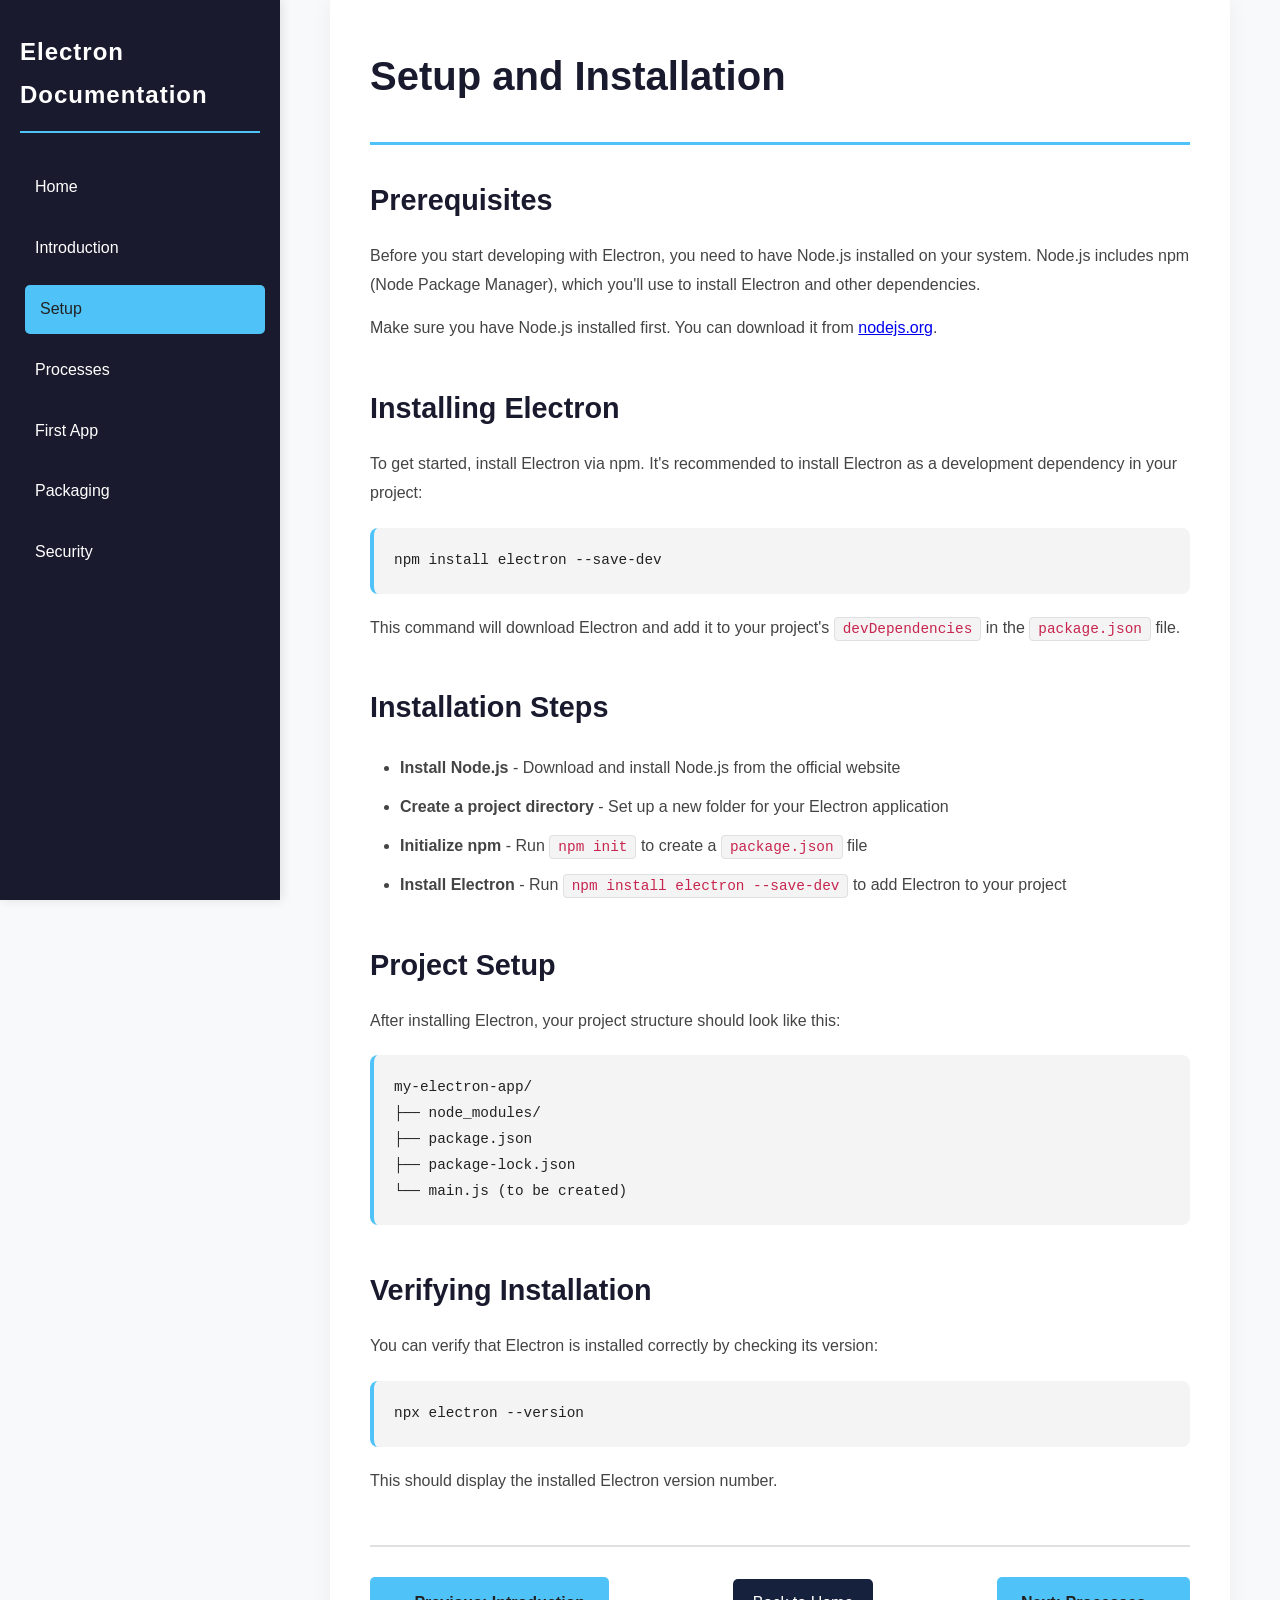
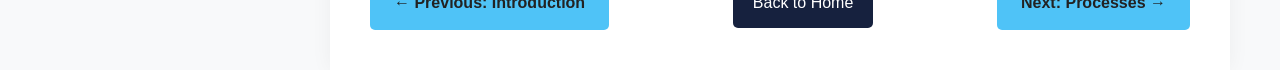
<file: docs/setup.html>
<!DOCTYPE html>
<html lang="en">
<head>
  <meta charset="UTF-8">
  <meta name="viewport" content="width=device-width, initial-scale=1.0">
  <meta name="description" content="Setup and Installation guide for Electron - Get started with Electron development environment.">
  <title>Setup and Installation - Electron Documentation</title>
  <link rel="stylesheet" href="../assets/css/styles.css">
</head>
<body>
  <nav class="navbar">
    <div class="navbar-header">Electron Documentation</div>
    <div class="nav-links">
      <a class="nav-link" href="../index.html">Home</a>
      <a class="nav-link" href="introduction.html">Introduction</a>
      <a class="nav-link active" href="setup.html">Setup</a>
      <a class="nav-link" href="processes.html">Processes</a>
      <a class="nav-link" href="first-app.html">First App</a>
      <a class="nav-link" href="packaging.html">Packaging</a>
      <a class="nav-link" href="security.html">Security</a>
    </div>
  </nav>

  <div class="main-container">
    <div class="content">
      <a href="#main-content" class="skip-link">Skip to main content</a>
      
      <div id="main-content" class="doc-header">
        <h1>Setup and Installation</h1>
      </div>

      <div class="doc-section">
        <h2>Prerequisites</h2>
        <p>Before you start developing with Electron, you need to have Node.js installed on your system. Node.js includes npm (Node Package Manager), which you'll use to install Electron and other dependencies.</p>
        <p>Make sure you have Node.js installed first. You can download it from <a href="https://nodejs.org/" target="_blank" rel="noopener noreferrer">nodejs.org</a>.</p>
      </div>

      <div class="doc-section">
        <h2>Installing Electron</h2>
        <p>To get started, install Electron via npm. It's recommended to install Electron as a development dependency in your project:</p>
        <pre><code>npm install electron --save-dev</code></pre>
        <p>This command will download Electron and add it to your project's <code>devDependencies</code> in the <code>package.json</code> file.</p>
      </div>

      <div class="doc-section">
        <h2>Installation Steps</h2>
        <ul>
          <li><strong>Install Node.js</strong> - Download and install Node.js from the official website</li>
          <li><strong>Create a project directory</strong> - Set up a new folder for your Electron application</li>
          <li><strong>Initialize npm</strong> - Run <code>npm init</code> to create a <code>package.json</code> file</li>
          <li><strong>Install Electron</strong> - Run <code>npm install electron --save-dev</code> to add Electron to your project</li>
        </ul>
      </div>

      <div class="doc-section">
        <h2>Project Setup</h2>
        <p>After installing Electron, your project structure should look like this:</p>
        <pre><code>my-electron-app/
├── node_modules/
├── package.json
├── package-lock.json
└── main.js (to be created)</code></pre>
      </div>

      <div class="doc-section">
        <h2>Verifying Installation</h2>
        <p>You can verify that Electron is installed correctly by checking its version:</p>
        <pre><code>npx electron --version</code></pre>
        <p>This should display the installed Electron version number.</p>
      </div>

      <div class="page-navigation">
        <a href="introduction.html" class="nav-button">← Previous: Introduction</a>
        <a href="../index.html" class="back-home">Back to Home</a>
        <a href="processes.html" class="nav-button">Next: Processes →</a>
      </div>
    </div>
  </div>
</body>
</html>
</file>
<file: assets/css/styles.css>
/* Global Styles */
* {
  box-sizing: border-box;
  margin: 0;
  padding: 0;
}

:root {
  --primary-color: #4fc3f7;
  --dark-bg: #1a1a2e;
  --darker-bg: #16213e;
  --light-bg: #f8f9fa;
  --text-dark: #222;
  --text-light: #fff;
  --code-bg: #f4f4f4;
  --border-color: #e0e0e0;
  --nav-width: 280px;
  --transition-speed: 0.3s;
}

body {
  font-family: 'Segoe UI', Tahoma, Geneva, Verdana, sans-serif;
  line-height: 1.8;
  background: var(--light-bg);
  color: var(--text-dark);
}

/* Navigation Styles */
.navbar {
  width: var(--nav-width);
  background: var(--dark-bg);
  color: var(--text-light);
  padding: 30px 20px;
  position: fixed;
  top: 0;
  left: 0;
  height: 100vh;
  overflow-y: auto;
  display: flex;
  flex-direction: column;
  box-shadow: 2px 0 10px rgba(0, 0, 0, 0.1);
  z-index: 1000;
}

.navbar-header {
  font-size: 1.5em;
  font-weight: bold;
  margin-bottom: 30px;
  letter-spacing: 1px;
  border-bottom: 2px solid var(--primary-color);
  padding-bottom: 15px;
}

.nav-links {
  display: flex;
  flex-direction: column;
  gap: 12px;
}

.nav-link {
  color: var(--text-light);
  text-decoration: none;
  padding: 10px 15px;
  border-radius: 5px;
  transition: all var(--transition-speed);
  display: block;
}

.nav-link:hover,
.nav-link.active {
  background: var(--primary-color);
  color: var(--text-dark);
  transform: translateX(5px);
}

/* Main Content Area */
.main-container {
  margin-left: var(--nav-width);
  min-height: 100vh;
}

.content {
  max-width: 900px;
  margin: 0 auto;
  padding: 40px;
  background: #fff;
  min-height: 100vh;
  box-shadow: 0 0 20px rgba(0, 0, 0, 0.05);
}

/* Landing Page Styles */
.hero {
  text-align: center;
  padding: 60px 20px;
  background: linear-gradient(135deg, var(--darker-bg) 0%, var(--dark-bg) 100%);
  color: var(--text-light);
  border-radius: 10px;
  margin-bottom: 40px;
  box-shadow: 0 5px 20px rgba(0, 0, 0, 0.2);
}

.hero h1 {
  font-size: 3em;
  margin-bottom: 20px;
  color: var(--primary-color);
}

.hero p {
  font-size: 1.3em;
  margin-bottom: 10px;
  opacity: 0.9;
}

.doc-grid {
  display: grid;
  grid-template-columns: repeat(auto-fit, minmax(280px, 1fr));
  gap: 25px;
  margin-top: 40px;
}

.doc-card {
  background: #fff;
  padding: 25px;
  border-radius: 10px;
  text-decoration: none;
  color: var(--text-dark);
  border: 2px solid var(--border-color);
  transition: all var(--transition-speed);
  box-shadow: 0 2px 10px rgba(0, 0, 0, 0.05);
}

.doc-card:hover {
  transform: translateY(-5px);
  border-color: var(--primary-color);
  box-shadow: 0 5px 20px rgba(0, 0, 0, 0.15);
}

.doc-card h3 {
  color: var(--primary-color);
  margin-bottom: 10px;
  font-size: 1.4em;
}

.doc-card p {
  color: #666;
  line-height: 1.6;
}

/* Documentation Page Styles */
.doc-header {
  border-bottom: 3px solid var(--primary-color);
  padding-bottom: 20px;
  margin-bottom: 30px;
}

.doc-header h1 {
  font-size: 2.5em;
  color: var(--dark-bg);
  margin-bottom: 10px;
}

.doc-section {
  margin-bottom: 40px;
}

.doc-section h2 {
  color: var(--dark-bg);
  margin-bottom: 15px;
  font-size: 1.8em;
}

.doc-section p {
  margin-bottom: 15px;
  color: #444;
}

.doc-section ul {
  margin: 20px 0 20px 30px;
}

.doc-section li {
  margin-bottom: 10px;
  color: #444;
}

/* Code Blocks */
code {
  background: var(--code-bg);
  padding: 3px 8px;
  border-radius: 4px;
  font-family: 'Courier New', monospace;
  font-size: 0.9em;
  color: #c7254e;
  border: 1px solid #e0e0e0;
}

pre {
  background: var(--code-bg);
  padding: 20px;
  border-radius: 8px;
  overflow-x: auto;
  margin: 20px 0;
  border-left: 4px solid var(--primary-color);
}

pre code {
  background: none;
  padding: 0;
  border: none;
  color: var(--text-dark);
}

/* Navigation Buttons */
.page-navigation {
  display: flex;
  justify-content: space-between;
  align-items: center;
  margin-top: 50px;
  padding-top: 30px;
  border-top: 2px solid var(--border-color);
  gap: 20px;
}

.nav-button {
  display: inline-block;
  padding: 12px 24px;
  background: var(--primary-color);
  color: var(--text-dark);
  text-decoration: none;
  border-radius: 5px;
  font-weight: 600;
  transition: all var(--transition-speed);
  text-align: center;
}

.nav-button:hover {
  background: var(--dark-bg);
  color: var(--text-light);
  transform: scale(1.05);
}

.nav-button.disabled {
  opacity: 0.5;
  pointer-events: none;
}

.back-home {
  padding: 10px 20px;
  background: var(--darker-bg);
  color: var(--text-light);
  text-decoration: none;
  border-radius: 5px;
  transition: all var(--transition-speed);
}

.back-home:hover {
  background: var(--primary-color);
  color: var(--text-dark);
}

/* Responsive Design */
@media (max-width: 900px) {
  .navbar {
    width: 100%;
    height: auto;
    position: relative;
    padding: 20px;
  }

  .navbar-header {
    font-size: 1.3em;
    margin-bottom: 20px;
  }

  .nav-links {
    flex-direction: row;
    flex-wrap: wrap;
    gap: 10px;
  }

  .nav-link {
    padding: 8px 12px;
    font-size: 0.9em;
  }

  .main-container {
    margin-left: 0;
  }

  .content {
    padding: 20px;
  }

  .hero h1 {
    font-size: 2em;
  }

  .hero p {
    font-size: 1.1em;
  }

  .doc-grid {
    grid-template-columns: 1fr;
  }

  .page-navigation {
    flex-direction: column;
  }

  .nav-button {
    width: 100%;
  }
}

@media (max-width: 600px) {
  .content {
    padding: 15px;
  }

  .doc-header h1 {
    font-size: 2em;
  }

  .doc-section h2 {
    font-size: 1.5em;
  }

  .hero {
    padding: 40px 15px;
  }

  .hero h1 {
    font-size: 1.8em;
  }
}

/* Accessibility */
.skip-link {
  position: absolute;
  top: -40px;
  left: 0;
  background: var(--primary-color);
  color: var(--text-dark);
  padding: 8px;
  text-decoration: none;
  z-index: 100;
}

.skip-link:focus {
  top: 0;
}

/* Print Styles */
@media print {
  .navbar,
  .page-navigation,
  .back-home {
    display: none;
  }

  .main-container {
    margin-left: 0;
  }

  .content {
    box-shadow: none;
  }
}
</file>
